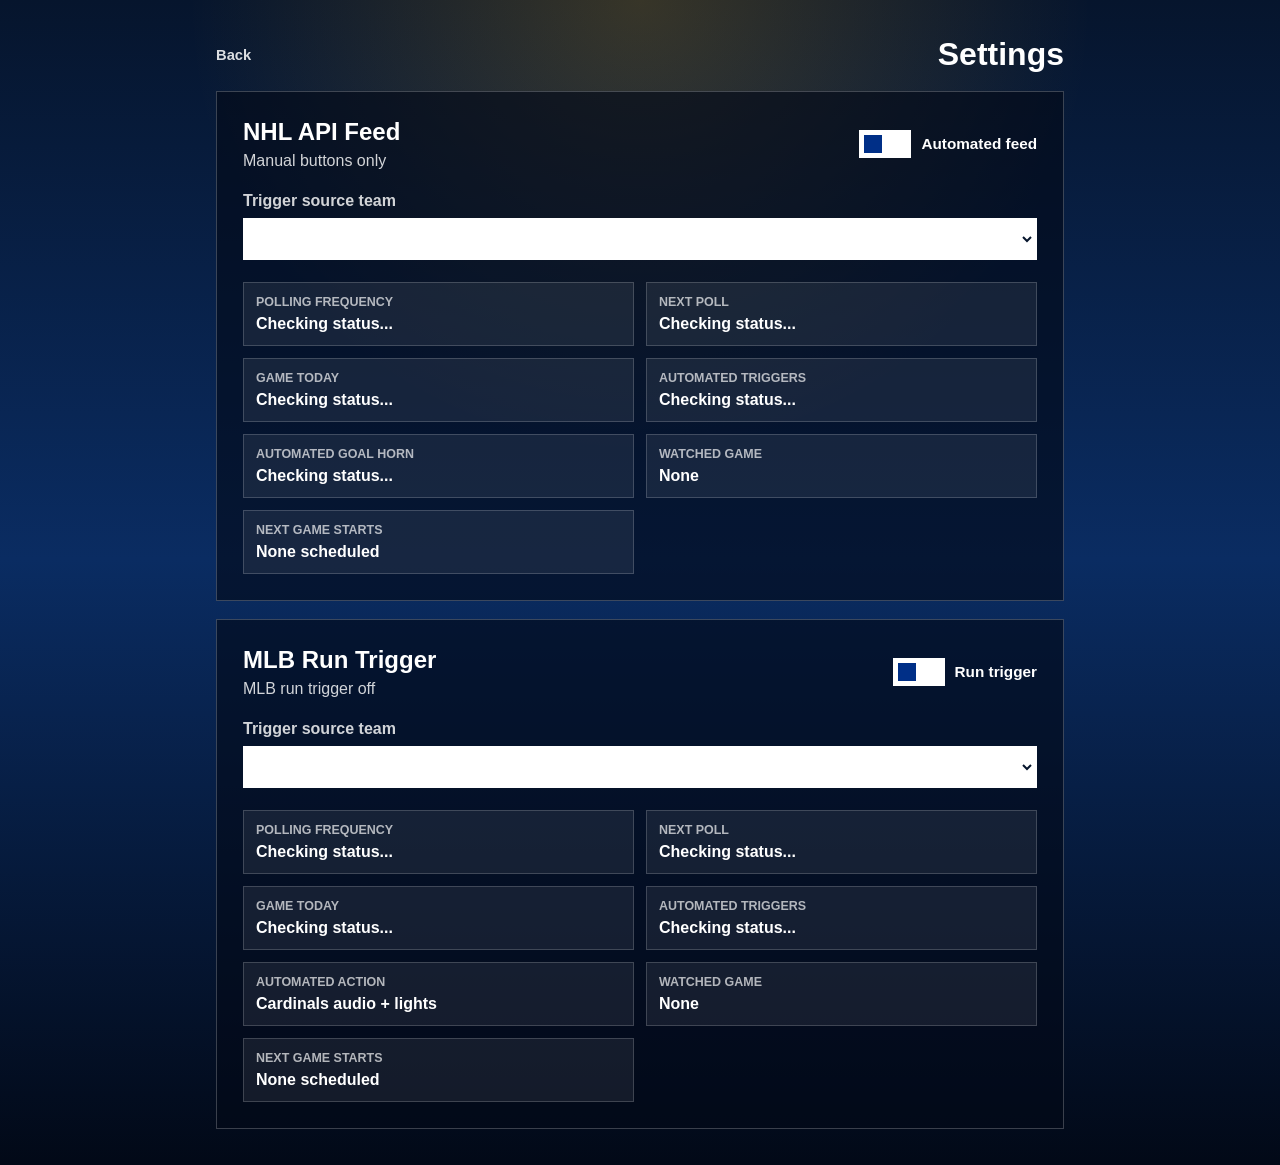
<file: settings.html>
<!DOCTYPE html>
<html lang="en">
<head>
    <meta charset="utf-8">
    <meta name="viewport" content="width=device-width, initial-scale=1">
    <title>Blues Goal Settings</title>
    <link rel="stylesheet" href="stylesheets/main.css">
    <link rel="shortcut icon" type="image/x-icon" href="favicon.ico">
</head>
<body>
    <main class="settings-page" aria-label="Blues Goal settings">
        <header class="settings-header">
            <a class="settings-link" href="index.html">Back</a>
            <h1>Settings</h1>
        </header>

        <section class="settings-panel" aria-label="NHL API automation">
            <div class="settings-row settings-row--split">
                <div>
                    <h2>NHL API Feed</h2>
                    <p data-nhl-feed-status>Manual buttons only</p>
                </div>
                <label class="feed-toggle">
                    <input class="feed-toggle__input" type="checkbox" data-nhl-feed-toggle>
                    <span class="feed-toggle__track" aria-hidden="true"></span>
                    <span class="feed-toggle__label">Automated feed</span>
                </label>
            </div>

            <label class="settings-field">
                <span>Trigger source team</span>
                <select data-nhl-team-select></select>
            </label>

            <dl class="settings-status-grid">
                <div>
                    <dt>Polling frequency</dt>
                    <dd data-nhl-current-poll>Checking status...</dd>
                </div>
                <div>
                    <dt>Next poll</dt>
                    <dd data-nhl-next-poll>Checking status...</dd>
                </div>
                <div>
                    <dt>Game today</dt>
                    <dd data-nhl-game-today>Checking status...</dd>
                </div>
                <div>
                    <dt>Automated triggers</dt>
                    <dd data-nhl-triggers-expected>Checking status...</dd>
                </div>
                <div>
                    <dt>Automated goal horn</dt>
                    <dd data-nhl-action>Checking status...</dd>
                </div>
                <div>
                    <dt>Watched game</dt>
                    <dd data-nhl-watched-game>None</dd>
                </div>
                <div>
                    <dt>Next game starts</dt>
                    <dd data-nhl-next-game-start>None scheduled</dd>
                </div>
            </dl>
        </section>

        <section class="settings-panel" aria-label="MLB run trigger automation">
            <div class="settings-row settings-row--split">
                <div>
                    <h2>MLB Run Trigger</h2>
                    <p data-mlb-feed-status>MLB run trigger off</p>
                </div>
                <label class="feed-toggle">
                    <input class="feed-toggle__input" type="checkbox" data-mlb-feed-toggle>
                    <span class="feed-toggle__track" aria-hidden="true"></span>
                    <span class="feed-toggle__label">Run trigger</span>
                </label>
            </div>

            <label class="settings-field">
                <span>Trigger source team</span>
                <select data-mlb-team-select></select>
            </label>

            <dl class="settings-status-grid">
                <div>
                    <dt>Polling frequency</dt>
                    <dd data-mlb-current-poll>Checking status...</dd>
                </div>
                <div>
                    <dt>Next poll</dt>
                    <dd data-mlb-next-poll>Checking status...</dd>
                </div>
                <div>
                    <dt>Game today</dt>
                    <dd data-mlb-game-today>Checking status...</dd>
                </div>
                <div>
                    <dt>Automated triggers</dt>
                    <dd data-mlb-triggers-expected>Checking status...</dd>
                </div>
                <div>
                    <dt>Automated action</dt>
                    <dd data-mlb-action>Cardinals audio + lights</dd>
                </div>
                <div>
                    <dt>Watched game</dt>
                    <dd data-mlb-watched-game>None</dd>
                </div>
                <div>
                    <dt>Next game starts</dt>
                    <dd data-mlb-next-game-start>None scheduled</dd>
                </div>
            </dl>
        </section>
    </main>

    <script>
        function createFeedController(config) {
            let teamLabels = {};

            const feedToggle = document.querySelector(config.toggleSelector);
            const feedStatus = document.querySelector(config.statusSelector);
            const teamSelect = document.querySelector(config.teamSelector);
            const currentPoll = document.querySelector(config.currentPollSelector);
            const nextPoll = document.querySelector(config.nextPollSelector);
            const gameToday = document.querySelector(config.gameTodaySelector);
            const triggersExpected = document.querySelector(config.triggersExpectedSelector);
            const action = document.querySelector(config.actionSelector);
            const watchedGame = document.querySelector(config.watchedGameSelector);
            const nextGameStart = document.querySelector(config.nextGameStartSelector);

            function workerPendingText(payload) {
                const data = payload.data || {};
                if (!payload.enabled) {
                    return config.disabledText;
                }
                if (!payload.running) {
                    return data.last_error ? 'Worker unavailable' : 'Starting worker';
                }
                return data.message || 'Worker running; checking schedule';
            }

            function formatSeconds(seconds, payload) {
                const value = Number(seconds || 0);
                if (!value) {
                    return workerPendingText(payload);
                }
                if (value >= 3600) {
                    return `${Math.round(value / 3600)} hours`;
                }
                if (value >= 60) {
                    return `${Math.round(value / 60)} minutes`;
                }
                return `${value} seconds`;
            }

            function parseStatusDate(value) {
                if (!value) {
                    return null;
                }
                const date = new Date(value);
                return Number.isNaN(date.getTime()) ? null : date;
            }

            function formatDateTime(value) {
                const date = parseStatusDate(value);
                if (!date) {
                    return null;
                }
                return new Intl.DateTimeFormat([], {
                    weekday: 'short',
                    month: 'short',
                    day: 'numeric',
                    hour: 'numeric',
                    minute: '2-digit',
                    timeZoneName: 'short'
                }).format(date);
            }

            function formatNextPoll(data, payload) {
                const seconds = Number(data.current_poll_seconds || data.schedule_poll_seconds || 0);
                if (!seconds) {
                    return workerPendingText(payload);
                }
                if (data.mode === 'live') {
                    return `Live game polling every ${formatSeconds(seconds, payload)}`;
                }

                const lastCheckAt = data.mode === 'schedule'
                    ? (data.last_schedule_check_at || data.updated_at || data.last_poll_at)
                    : (data.last_poll_at || data.updated_at || data.last_schedule_check_at);
                const baseTime = parseStatusDate(lastCheckAt);
                if (!baseTime) {
                    return `About ${formatSeconds(seconds, payload)} from last check`;
                }

                const nextTime = new Date(baseTime.getTime() + (seconds * 1000));
                return formatDateTime(nextTime.toISOString()) || `About ${formatSeconds(seconds, payload)} from last check`;
            }

            function renderStatus(payload) {
                const data = payload.data || {};
                const settings = payload.settings || {};
                const teams = payload.teams || Object.keys(teamLabels);

                teamLabels = payload.team_labels || teamLabels || {};

                if (!teamSelect.options.length) {
                    teams.forEach((team) => {
                        const option = document.createElement('option');
                        option.value = team;
                        option.textContent = `${team} - ${teamLabels[team] || team}`;
                        teamSelect.appendChild(option);
                    });
                }

                teamSelect.value = settings.source_team || data.source_team || config.defaultTeam;
                feedToggle.checked = Boolean(payload.enabled);
                feedStatus.textContent = data.message || payload.message || config.disabledText;
                currentPoll.textContent = formatSeconds(data.current_poll_seconds || data.schedule_poll_seconds, payload);
                nextPoll.textContent = formatNextPoll(data, payload);
                gameToday.textContent = typeof data.game_today === 'boolean' ? (data.game_today ? 'Yes' : 'No') : workerPendingText(payload);
                triggersExpected.textContent = typeof data.triggers_expected === 'boolean' ? (data.triggers_expected ? config.triggersExpectedText : 'Not currently expected') : workerPendingText(payload);
                action.textContent = config.formatAction(teamSelect.value, teamLabels);
                watchedGame.textContent = data.game || data.watched_game_id || 'None';
                nextGameStart.textContent = formatDateTime(data.next_game_start_utc) || 'None scheduled';
            }

            async function fetchSettings() {
                const response = await fetch(config.url, {
                    cache: 'no-store',
                    credentials: 'same-origin'
                });
                const payload = await response.json();
                if (payload.success) {
                    renderStatus(payload);
                }
            }

            async function saveSettings(changes) {
                feedToggle.disabled = true;
                teamSelect.disabled = true;
                try {
                    const response = await fetch(config.url, {
                        method: 'POST',
                        cache: 'no-store',
                        credentials: 'same-origin',
                        headers: {
                            'Content-Type': 'application/json'
                        },
                        body: JSON.stringify(changes)
                    });
                    const payload = await response.json();
                    if (payload.success) {
                        renderStatus(payload);
                    } else {
                        feedStatus.textContent = payload.error || 'Settings update failed';
                        await fetchSettings();
                    }
                } catch (error) {
                    feedStatus.textContent = config.unavailableText;
                    await fetchSettings();
                } finally {
                    feedToggle.disabled = false;
                    teamSelect.disabled = false;
                }
            }

            feedToggle.addEventListener('change', () => {
                saveSettings({ enabled: feedToggle.checked });
            });

            teamSelect.addEventListener('change', () => {
                saveSettings({ source_team: teamSelect.value });
            });

            return { fetchSettings };
        }

        const nhlFeed = createFeedController({
            url: 'goalhorn/_nhl_feed.php',
            defaultTeam: 'STL',
            disabledText: 'Manual buttons only',
            unavailableText: 'NHL API feed settings unavailable',
            triggersExpectedText: 'Expected if this team scores',
            toggleSelector: '[data-nhl-feed-toggle]',
            statusSelector: '[data-nhl-feed-status]',
            teamSelector: '[data-nhl-team-select]',
            currentPollSelector: '[data-nhl-current-poll]',
            nextPollSelector: '[data-nhl-next-poll]',
            gameTodaySelector: '[data-nhl-game-today]',
            triggersExpectedSelector: '[data-nhl-triggers-expected]',
            actionSelector: '[data-nhl-action]',
            watchedGameSelector: '[data-nhl-watched-game]',
            nextGameStartSelector: '[data-nhl-next-game-start]',
            formatAction: (sourceTeam) => sourceTeam === 'STL' ? 'Winter Classic' : 'NHL Horn'
        });

        const mlbFeed = createFeedController({
            url: 'goalhorn/_mlb_feed.php',
            defaultTeam: '138',
            disabledText: 'MLB run trigger off',
            unavailableText: 'MLB run trigger settings unavailable',
            triggersExpectedText: 'Expected if this team scores a run',
            toggleSelector: '[data-mlb-feed-toggle]',
            statusSelector: '[data-mlb-feed-status]',
            teamSelector: '[data-mlb-team-select]',
            currentPollSelector: '[data-mlb-current-poll]',
            nextPollSelector: '[data-mlb-next-poll]',
            gameTodaySelector: '[data-mlb-game-today]',
            triggersExpectedSelector: '[data-mlb-triggers-expected]',
            actionSelector: '[data-mlb-action]',
            watchedGameSelector: '[data-mlb-watched-game]',
            nextGameStartSelector: '[data-mlb-next-game-start]',
            formatAction: (sourceTeam) => sourceTeam === '138' ? 'Cardinals audio + lights' : 'Lights only'
        });

        function fetchAllSettings() {
            nhlFeed.fetchSettings();
            mlbFeed.fetchSettings();
        }

        fetchAllSettings();
        setInterval(fetchAllSettings, 5000);
    </script>
</body>
</html>
</file>
<file: stylesheets/main.css>
* {
    box-sizing: border-box;
}

html,
body {
    min-height: 100%;
}

body {
    margin: 0;
    font-family: Arial, Helvetica, sans-serif;
    background:
        radial-gradient(circle at 50% 0%, rgba(252, 181, 20, 0.2), transparent 34%),
        linear-gradient(180deg, #06152d 0%, #0a2c62 48%, #020917 100%);
    color: #ffffff;
}

.page {
    min-height: 100vh;
    display: flex;
    flex-direction: column;
    justify-content: center;
    gap: clamp(14px, 3vmin, 32px);
    padding: clamp(8px, 3vmin, 42px);
}

.hero {
    width: min(1180px, 100%);
    margin: 0 auto;
    overflow: hidden;
    border: clamp(4px, 1vmin, 10px) solid #002f87;
    box-shadow:
        0 0 0 clamp(2px, 0.65vmin, 7px) #fcb514,
        0 18px 46px rgba(0, 0, 0, 0.45);
    background: #020917;
}

.hero__image {
    display: block;
    width: 100%;
    height: clamp(88px, 20vh, 260px);
    object-fit: cover;
    object-position: center;
}



.settings-link {
    display: inline-flex;
    align-items: center;
    justify-content: center;
    min-height: 28px;
    color: rgba(255, 255, 255, 0.86);
    font-size: 0.92rem;
    font-weight: 700;
    text-decoration: none;
}

.settings-link:hover,
.settings-link:focus-visible {
    color: #ffffff;
    text-decoration: underline;
}

.settings-link--home {
    align-self: flex-end;
    margin: 0 max(0px, calc((100% - 1180px) / 2)) calc(-1 * clamp(8px, 1.5vmin, 16px)) 0;
}

.settings-page {
    min-height: 100vh;
    display: flex;
    flex-direction: column;
    gap: 18px;
    width: min(920px, 100%);
    margin: 0 auto;
    padding: clamp(16px, 4vmin, 42px);
}

.settings-header {
    display: flex;
    align-items: center;
    justify-content: space-between;
    gap: 16px;
}

.settings-header h1,
.settings-panel h2 {
    margin: 0;
}

.settings-panel {
    display: grid;
    gap: 22px;
    padding: clamp(16px, 3vmin, 26px);
    background: rgba(2, 9, 23, 0.62);
    border: 1px solid rgba(255, 255, 255, 0.22);
}

.settings-row {
    display: grid;
    gap: 8px;
}

.settings-row--split {
    grid-template-columns: 1fr auto;
    align-items: center;
}

.settings-row p {
    margin: 6px 0 0;
    color: rgba(255, 255, 255, 0.82);
}

.settings-field {
    display: grid;
    gap: 8px;
    color: rgba(255, 255, 255, 0.82);
    font-weight: 700;
}

.settings-field select {
    min-height: 42px;
    padding: 0 10px;
    border: 2px solid rgba(255, 255, 255, 0.3);
    background: #ffffff;
    color: #06152d;
    font: inherit;
}

.settings-status-grid {
    display: grid;
    grid-template-columns: repeat(2, minmax(0, 1fr));
    gap: 12px;
    margin: 0;
}

.settings-status-grid div {
    padding: 12px;
    border: 1px solid rgba(255, 255, 255, 0.18);
    background: rgba(255, 255, 255, 0.07);
}

.settings-status-grid dt {
    color: rgba(255, 255, 255, 0.68);
    font-size: 0.78rem;
    font-weight: 700;
    text-transform: uppercase;
}

.settings-status-grid dd {
    margin: 6px 0 0;
    color: #ffffff;
    font-weight: 700;
}

.feed-toggle {
    display: inline-flex;
    align-items: center;
    gap: 10px;
    min-height: 34px;
    color: #ffffff;
    font-size: clamp(0.88rem, 1.7vmin, 1rem);
    font-weight: 700;
    cursor: pointer;
    user-select: none;
}

.feed-toggle__input {
    position: absolute;
    opacity: 0;
    pointer-events: none;
}

.feed-toggle__track {
    position: relative;
    width: 52px;
    height: 28px;
    flex: 0 0 auto;
    border: 2px solid rgba(255, 255, 255, 0.72);
    background: #ffffff;
    transition: background 160ms ease, border-color 160ms ease;
}

.feed-toggle__track::after {
    content: "";
    position: absolute;
    top: 3px;
    left: 3px;
    width: 18px;
    height: 18px;
    background: #002f87;
    transition: transform 160ms ease, background 160ms ease;
}

.feed-toggle__input:checked + .feed-toggle__track {
    border-color: #fcb514;
    background: #fcb514;
}

.feed-toggle__input:checked + .feed-toggle__track::after {
    transform: translateX(24px);
    background: #06152d;
}

.feed-toggle__input:focus-visible + .feed-toggle__track {
    outline: 3px solid #ffffff;
    outline-offset: 3px;
}

.feed-toggle__input:disabled + .feed-toggle__track,
.feed-toggle__input:disabled ~ .feed-toggle__label {
    opacity: 0.55;
}

.button-grid {
    --page-pad: clamp(8px, 3vmin, 42px);
    --gap: clamp(10px, 3vmin, 34px);
    --button-size: min(
        calc((100vw - (2 * var(--page-pad)) - (2 * var(--gap))) / 3),
        240px
    );

    display: grid;
    grid-template-columns: repeat(3, var(--button-size));
    grid-template-rows:
        var(--button-size)
        var(--button-size)
        calc(var(--button-size) / 2);
    gap: var(--gap);
    justify-content: center;
    align-items: center;
    width: 100%;
}

.control-button,
.center-logo-tile {
    width: var(--button-size);
    height: var(--button-size);
}

.control-button {
    display: block;
    padding: clamp(7px, 1.3vmin, 14px);
    background: #002f87;
    overflow: hidden;
    text-decoration: none;
    touch-action: manipulation;
    border: 2px solid rgba(255, 255, 255, 0.16);
    box-shadow:
        0 12px 26px rgba(0, 0, 0, 0.34),
        inset 0 0 0 1px rgba(255, 255, 255, 0.1);
    transition: transform 120ms ease, box-shadow 120ms ease;
}

.control-button--wide {
    height: calc(var(--button-size) * 0.575);
    border-radius: 999px;
    overflow: hidden;

}

.control-button:focus-visible {
    outline: 4px solid #ffffff;
    outline-offset: 4px;
}

.control-button:active {
    transform: scale(0.97);
}

.control-button:hover {
    box-shadow:
        0 14px 32px rgba(0, 0, 0, 0.44),
        0 0 24px rgba(252, 181, 20, 0.3),
        inset 0 0 0 1px rgba(255, 255, 255, 0.14);
    transform: translateY(-2px);
}

.control-button:hover:active {
    transform: scale(0.97);
}

.control-button__inner {
    display: flex;
    align-items: center;
    justify-content: center;
    width: 100%;
    height: 100%;
    padding: clamp(4px, .75vmin, 8px);
    background:
        linear-gradient(145deg, #ffd761 0%, #fcb514 48%, #d99b00 100%);
    overflow: hidden;
}

.control-button--wide .control-button__inner {
    padding: clamp(1px, .2vmin, 2px);
    border-radius: 999px;
    background: #ffffff;
}

.control-button img {
    display: block;
    width: 100%;
    height: 100%;
    object-fit: contain;
    object-position: center;
}

.control-button--wide img {
    width: auto;
    max-width: 88%;
    height: 78%;
}

.center-logo-tile {
    padding: clamp(7px, 1.3vmin, 14px);
    background: rgba(0, 47, 135, 0.35);
    border: 2px dashed rgba(255, 255, 255, 0.22);
    box-shadow: inset 0 0 0 1px rgba(255, 255, 255, 0.08);
    pointer-events: none;
}

.center-logo-tile__inner {
    display: flex;
    align-items: center;
    justify-content: center;
    width: 100%;
    height: 100%;
    padding: clamp(4px, .75vmin, 8px);
    background: linear-gradient(145deg, rgba(255, 215, 97, 0.5) 0%, rgba(252, 181, 20, 0.45) 48%, rgba(217, 155, 0, 0.45) 100%);
    opacity: 0.8;
}

.center-logo-tile img {
    width: 78%;
    height: 78%;
    object-fit: contain;
    opacity: 0.92;
    filter: saturate(0.9);
}

@media (max-width: 620px) {
    .page {
        justify-content: flex-start;
        gap: 16px;
        padding: 8px;
    }

    .hero__image {
        height: clamp(92px, 23vw, 140px);
    }

    .settings-row--split,
    .settings-status-grid {
        grid-template-columns: 1fr;
    }

    .button-grid {
        --gap: 14px;
        --button-size: calc((100vw - 44px) / 3);
    }

    .control-button {
        padding: 5px;
    }

    .control-button__inner {
        padding: 8px;
    }

    .control-button--wide .control-button__inner {
        padding: 5px;
    }
}
</file>
